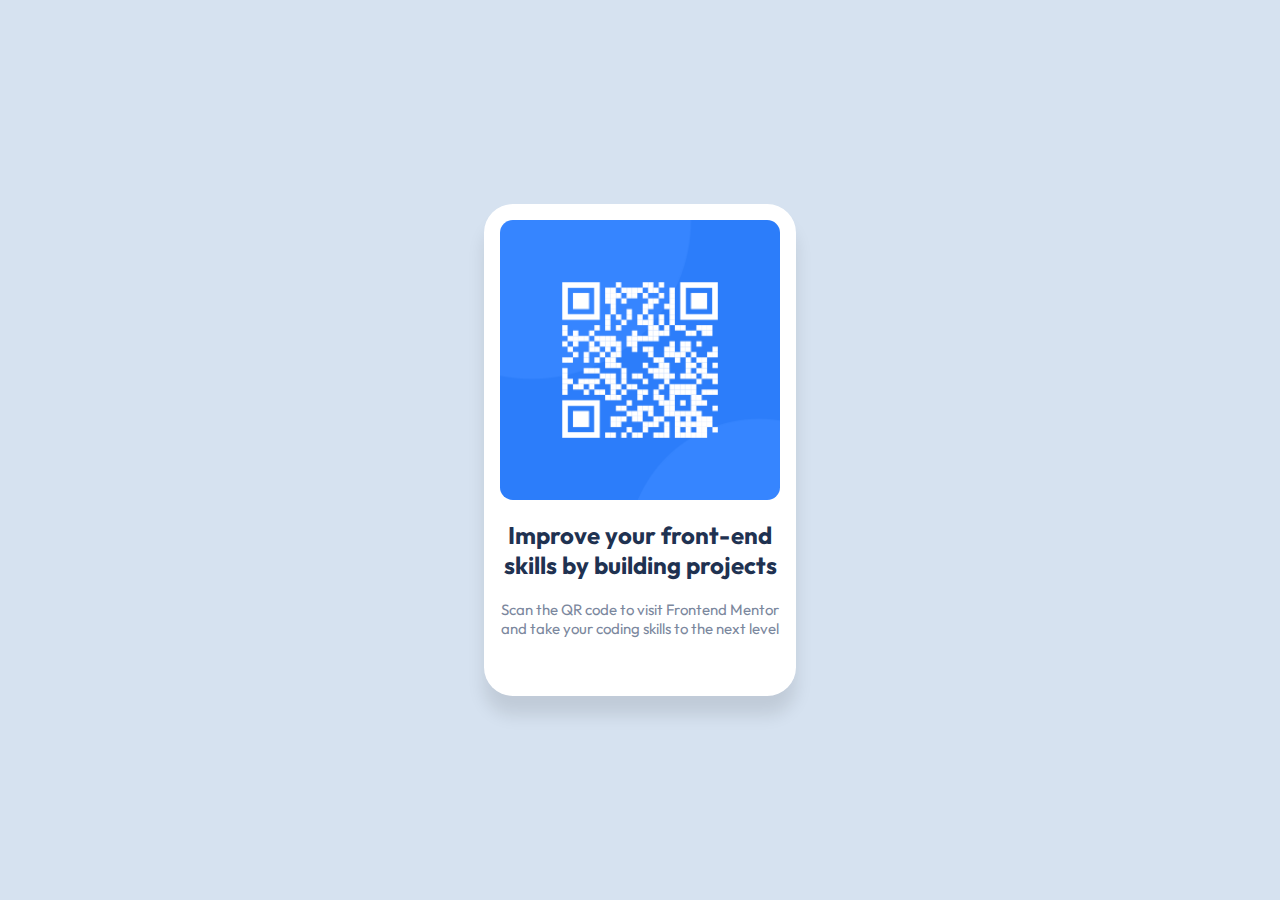
<file: front-end-mentor-projects/QR-code-project/index.html>
<!DOCTYPE html>
<html lang="en">
    <head>
        <title>Frontend Mentor QR code link</title>
        <meta charset="utf-8">
        <meta name="viewport" content="width=device-width, initial-scale=1.0">
        <link href="style.css" rel="stylesheet" type="text/css">
        <link rel="icon" type="image/png" sizes="32x32" href="./images/favicon-32x32.png">
        <link rel="preconnect" href="https://fonts.googleapis.com">
        <link rel="preconnect" href="https://fonts.gstatic.com" crossorigin>
        <link href="https://fonts.googleapis.com/css2?family=Outfit:wght@400;700&display=swap" rel="stylesheet">
    </head>
    <body>
        <div id="container">
            <img src="images/image-qr-code.png" alt="qr code image">
            <h2 class="text" alt="build projects with frontend mentor">Improve your front-end skills by building projects</h2>
            <p class="text" alt="scan the qr code">Scan the QR code to visit Frontend Mentor and take your coding skills to the next level</p>
        </div>
    </body>
</html>
</file>
<file: front-end-mentor-projects/QR-code-project/style.css>
html {
    background-color: hsl(212, 45%, 89%);
}

body {
    margin: 0;
    padding: 0;
    height: 100vh;
    width: 100%;
    display: flex;
    align-items: center;
    justify-content: center;
    font-family: 'Outfit', sans-serif;
}

#container {
    border-radius: 1.8rem;
    width: 280px;
    height: 460px;
    margin: 0 auto;
    background-color: hsl(240, 0%, 100%); 
    padding: 1.0rem;
    box-shadow: 0px 19px 17px rgba(0, 0, 0, 0.1);
}

img {
    width: 280px;
    margin: auto;
    display: block;
    border-radius: 0.8rem;
}

h2 {
    color: hsl(218, 44%, 22%);
    font-weight: 700;
    text-align: center;
}

p {
    color: hsl(220, 15%, 55%);
    font-size: 15px;
    font-weight: 400;
    text-align: center;
}
</file>
